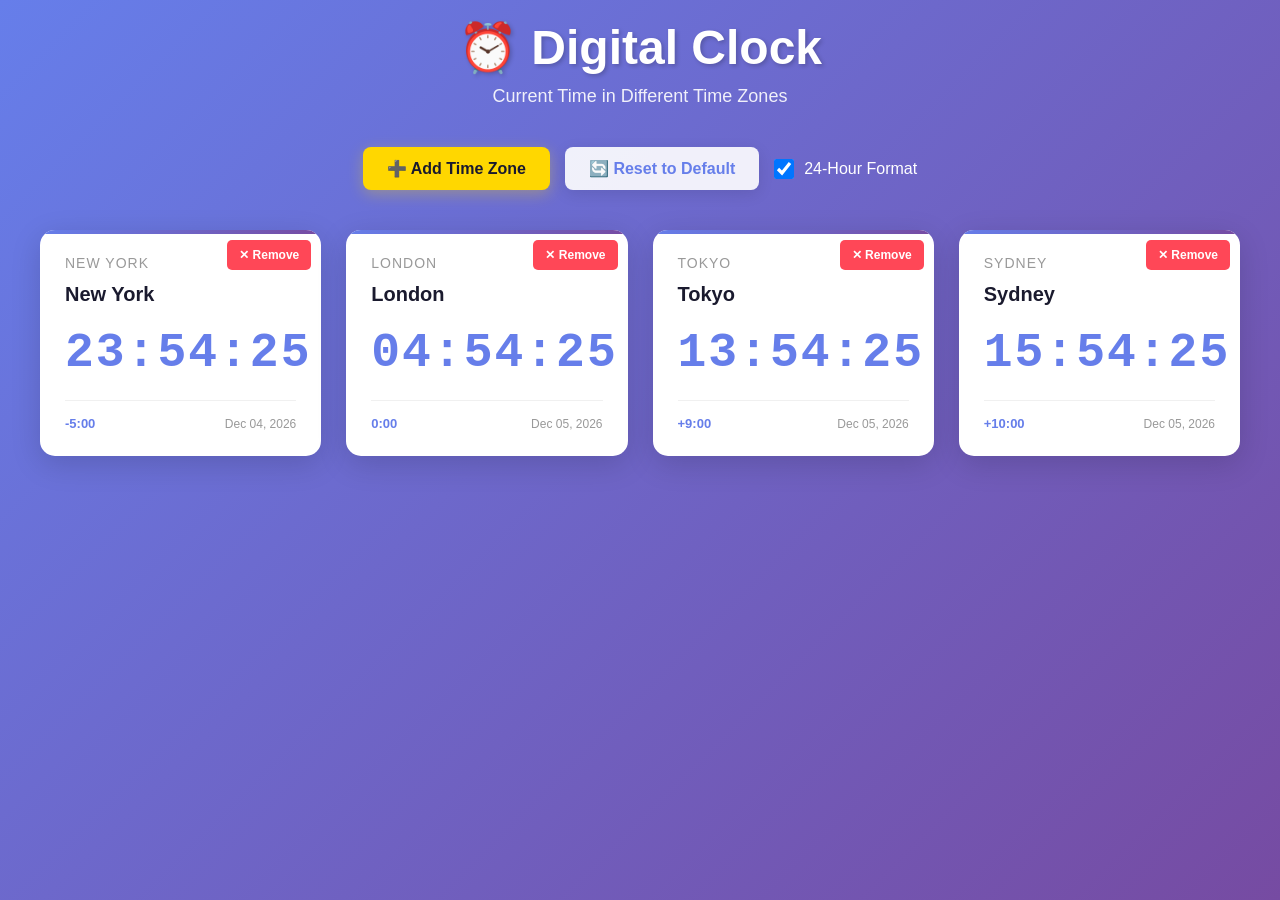
<file: digital-clock/index.html>
<!DOCTYPE html>
<html lang="en">
<head>
    <meta charset="UTF-8">
    <meta name="viewport" content="width=device-width, initial-scale=1.0">
    <title>🌍 Digital Clock - Multiple Time Zones</title>
    <link rel="stylesheet" href="style.css">
</head>
<body>
    <div class="container">
        <!-- Header -->
        <header class="header">
            <h1>⏰ Digital Clock</h1>
            <p>Current Time in Different Time Zones</p>
        </header>

        <!-- Controls -->
        <div class="controls">
            <button id="add-timezone-btn" class="btn btn-primary">
                ➕ Add Time Zone
            </button>
            <button id="reset-btn" class="btn btn-secondary">
                🔄 Reset to Default
            </button>
            <label class="format-toggle">
                <input type="checkbox" id="format-24h" checked>
                <span>24-Hour Format</span>
            </label>
        </div>

        <!-- Time Zones Grid -->
        <div class="timezones-grid" id="timezonesGrid">
            <!-- Clock cards will be inserted here -->
        </div>

        <!-- Add Timezone Modal -->
        <div id="modal" class="modal">
            <div class="modal-content">
                <span class="close">&times;</span>
                <h2>Add New Time Zone</h2>
                <div class="form-group">
                    <label for="timezone-select">Select Time Zone:</label>
                    <select id="timezone-select">
                        <option value="">Choose a timezone...</option>
                    </select>
                </div>
                <div class="form-group">
                    <label for="timezone-label">Custom Label (optional):</label>
                    <input type="text" id="timezone-label" placeholder="e.g., My Office">
                </div>
                <button id="add-btn" class="btn btn-primary btn-block">Add</button>
            </div>
        </div>
    </div>

    <script src="script.js"></script>
</body>
</html>
</file>
<file: digital-clock/style.css>
/* ===== Digital Clock Styles ===== */

* {
    margin: 0;
    padding: 0;
    box-sizing: border-box;
}

body {
    font-family: 'Segoe UI', Tahoma, Geneva, Verdana, sans-serif;
    background: linear-gradient(135deg, #667eea 0%, #764ba2 100%);
    min-height: 100vh;
    padding: 20px;
    color: #333;
}

.container {
    max-width: 1200px;
    margin: 0 auto;
}

/* ===== Header ===== */
.header {
    text-align: center;
    color: white;
    margin-bottom: 40px;
    animation: slideDown 0.5s ease;
}

.header h1 {
    font-size: 48px;
    margin-bottom: 10px;
    text-shadow: 2px 2px 4px rgba(0, 0, 0, 0.2);
}

.header p {
    font-size: 18px;
    opacity: 0.9;
}

/* ===== Controls ===== */
.controls {
    display: flex;
    gap: 15px;
    justify-content: center;
    margin-bottom: 40px;
    flex-wrap: wrap;
    align-items: center;
}

.btn {
    padding: 12px 24px;
    border: none;
    border-radius: 8px;
    cursor: pointer;
    font-size: 16px;
    font-weight: 600;
    transition: all 0.3s;
    text-decoration: none;
    display: inline-block;
}

.btn-primary {
    background: #ffd700;
    color: #1a1a2e;
    box-shadow: 0 4px 15px rgba(255, 215, 0, 0.3);
}

.btn-primary:hover {
    transform: translateY(-3px);
    box-shadow: 0 8px 25px rgba(255, 215, 0, 0.4);
}

.btn-secondary {
    background: rgba(255, 255, 255, 0.9);
    color: #667eea;
    box-shadow: 0 4px 15px rgba(0, 0, 0, 0.1);
}

.btn-secondary:hover {
    background: white;
    transform: translateY(-3px);
}

.btn-block {
    width: 100%;
    padding: 15px;
    font-size: 18px;
}

.format-toggle {
    display: flex;
    align-items: center;
    gap: 10px;
    color: white;
    cursor: pointer;
    font-size: 16px;
    font-weight: 500;
}

.format-toggle input[type="checkbox"] {
    width: 20px;
    height: 20px;
    cursor: pointer;
}

/* ===== Time Zones Grid ===== */
.timezones-grid {
    display: grid;
    grid-template-columns: repeat(auto-fill, minmax(280px, 1fr));
    gap: 25px;
    margin-bottom: 40px;
}

.timezone-card {
    background: white;
    border-radius: 15px;
    padding: 25px;
    box-shadow: 0 8px 30px rgba(0, 0, 0, 0.15);
    animation: scaleIn 0.4s ease;
    transition: all 0.3s;
    position: relative;
    overflow: hidden;
}

.timezone-card::before {
    content: '';
    position: absolute;
    top: 0;
    left: 0;
    right: 0;
    height: 4px;
    background: linear-gradient(90deg, #667eea, #764ba2);
}

.timezone-card:hover {
    transform: translateY(-8px);
    box-shadow: 0 15px 40px rgba(0, 0, 0, 0.2);
}

.timezone-location {
    font-size: 14px;
    color: #999;
    text-transform: uppercase;
    letter-spacing: 1px;
    margin-bottom: 12px;
}

.timezone-label {
    font-size: 20px;
    font-weight: 700;
    color: #1a1a2e;
    margin-bottom: 8px;
}

.clock-display {
    font-size: 48px;
    font-weight: bold;
    color: #667eea;
    font-family: 'Courier New', monospace;
    text-align: center;
    margin: 20px 0;
    letter-spacing: 2px;
}

.timezone-info {
    display: flex;
    justify-content: space-between;
    align-items: center;
    margin-top: 15px;
    padding-top: 15px;
    border-top: 1px solid #f0f0f0;
}

.timezone-offset {
    font-size: 13px;
    color: #667eea;
    font-weight: 600;
}

.timezone-date {
    font-size: 12px;
    color: #999;
}

.remove-btn {
    background: #ff4757;
    color: white;
    border: none;
    padding: 8px 12px;
    border-radius: 5px;
    cursor: pointer;
    font-size: 12px;
    font-weight: 600;
    transition: all 0.3s;
    position: absolute;
    top: 10px;
    right: 10px;
}

.remove-btn:hover {
    background: #ff3838;
    transform: scale(1.05);
}

/* ===== Modal ===== */
.modal {
    display: none;
    position: fixed;
    z-index: 1000;
    left: 0;
    top: 0;
    width: 100%;
    height: 100%;
    background-color: rgba(0, 0, 0, 0.5);
    backdrop-filter: blur(5px);
    animation: fadeIn 0.3s;
}

.modal-content {
    background-color: white;
    margin: 5% auto;
    padding: 30px;
    border-radius: 15px;
    width: 90%;
    max-width: 500px;
    box-shadow: 0 10px 40px rgba(0, 0, 0, 0.3);
    animation: slideUp 0.3s;
}

.close {
    color: #aaa;
    float: right;
    font-size: 28px;
    font-weight: bold;
    cursor: pointer;
    transition: all 0.3s;
}

.close:hover,
.close:focus {
    color: #000;
}

.modal-content h2 {
    margin-bottom: 20px;
    color: #1a1a2e;
    font-size: 24px;
}

.form-group {
    margin-bottom: 20px;
}

.form-group label {
    display: block;
    margin-bottom: 8px;
    color: #333;
    font-weight: 600;
    font-size: 14px;
}

.form-group select,
.form-group input {
    width: 100%;
    padding: 12px;
    border: 2px solid #f0f0f0;
    border-radius: 8px;
    font-size: 14px;
    transition: all 0.3s;
    font-family: inherit;
}

.form-group select:focus,
.form-group input:focus {
    outline: none;
    border-color: #667eea;
    box-shadow: 0 0 0 3px rgba(102, 126, 234, 0.1);
}

/* ===== Animations ===== */
@keyframes slideDown {
    from {
        transform: translateY(-30px);
        opacity: 0;
    }
    to {
        transform: translateY(0);
        opacity: 1;
    }
}

@keyframes scaleIn {
    from {
        transform: scale(0.9);
        opacity: 0;
    }
    to {
        transform: scale(1);
        opacity: 1;
    }
}

@keyframes fadeIn {
    from {
        opacity: 0;
    }
    to {
        opacity: 1;
    }
}

@keyframes slideUp {
    from {
        transform: translateY(30px);
        opacity: 0;
    }
    to {
        transform: translateY(0);
        opacity: 1;
    }
}

/* ===== Empty State ===== */
.empty-state {
    text-align: center;
    padding: 60px 20px;
    color: white;
}

.empty-state h2 {
    font-size: 28px;
    margin-bottom: 15px;
}

.empty-state p {
    font-size: 16px;
    opacity: 0.8;
}

/* ===== Responsive Design ===== */
@media (max-width: 768px) {
    .header h1 {
        font-size: 32px;
    }

    .controls {
        flex-direction: column;
        gap: 10px;
    }

    .btn {
        width: 100%;
    }

    .timezones-grid {
        grid-template-columns: 1fr;
    }

    .clock-display {
        font-size: 36px;
    }

    .timezone-label {
        font-size: 16px;
    }
}

@media (max-width: 480px) {
    .header h1 {
        font-size: 24px;
    }

    .header p {
        font-size: 14px;
    }

    .clock-display {
        font-size: 28px;
    }

    .timezone-card {
        padding: 15px;
    }
}
</file>
